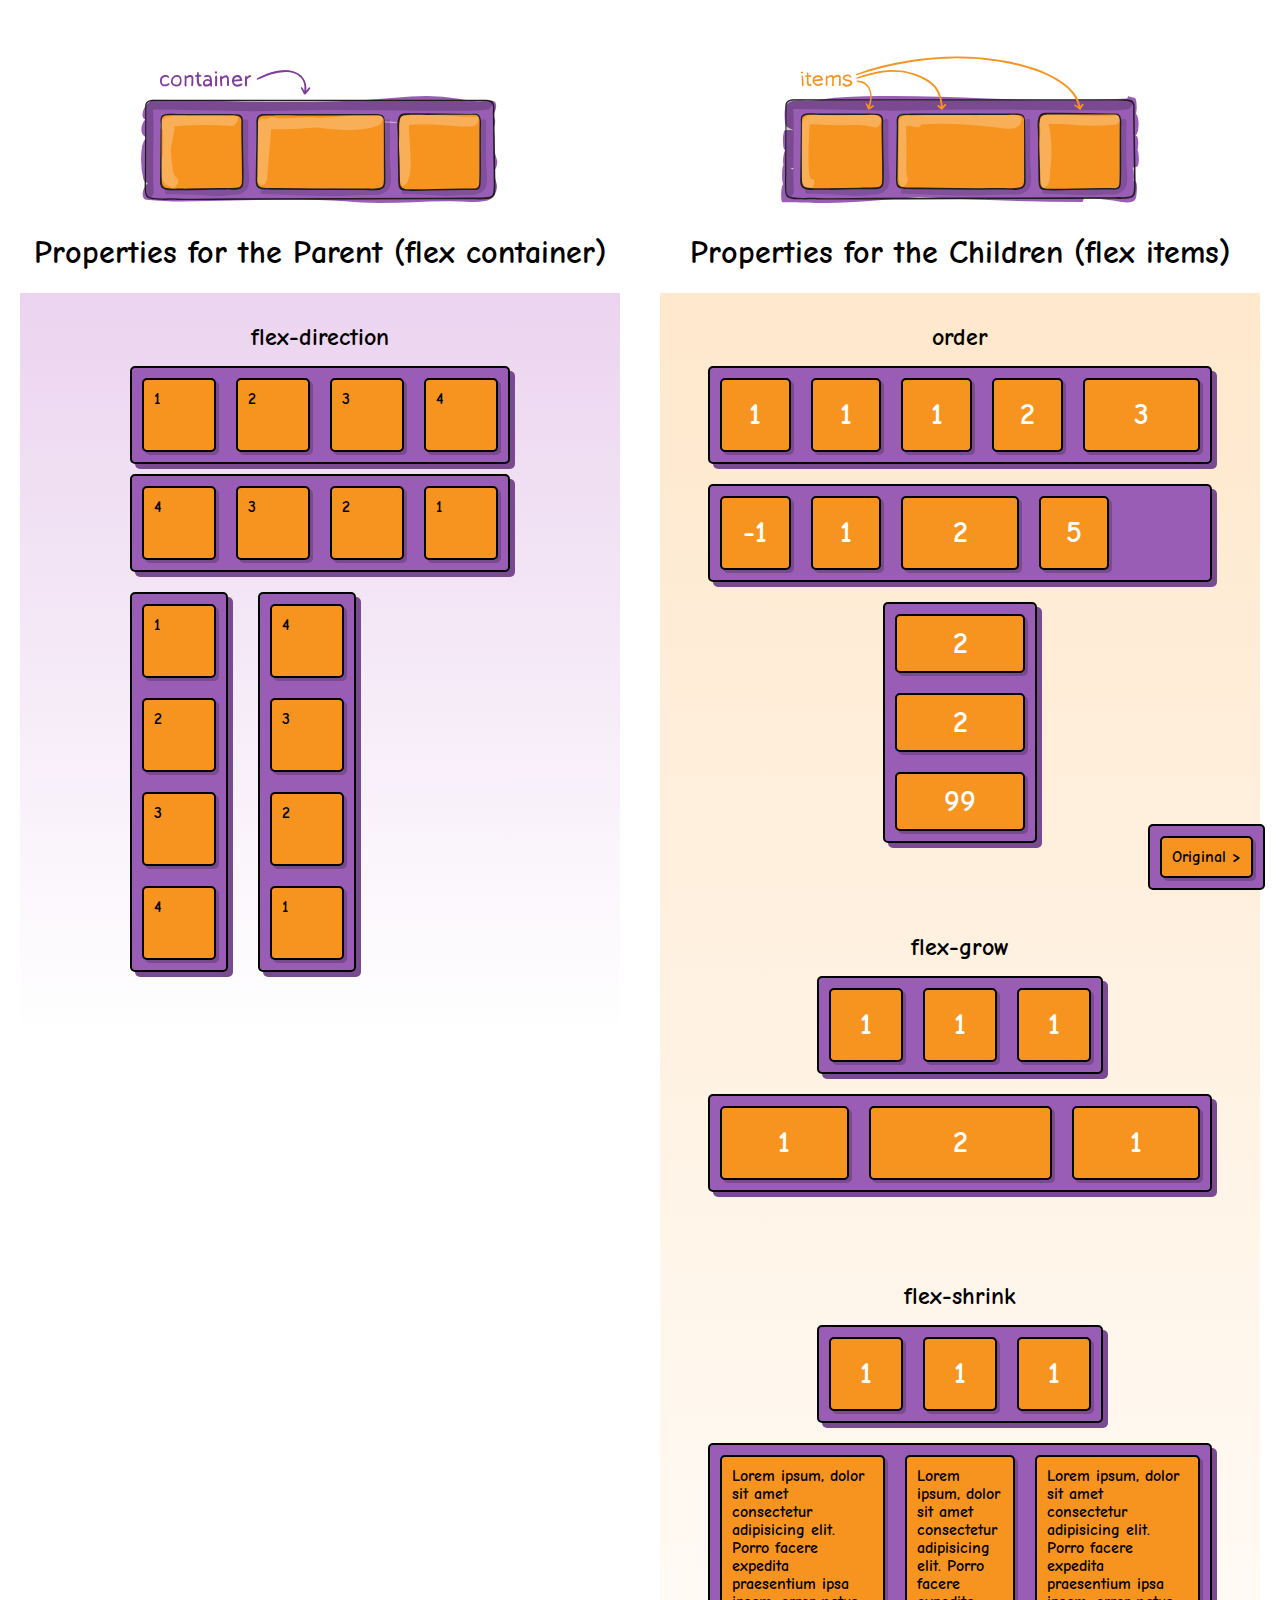
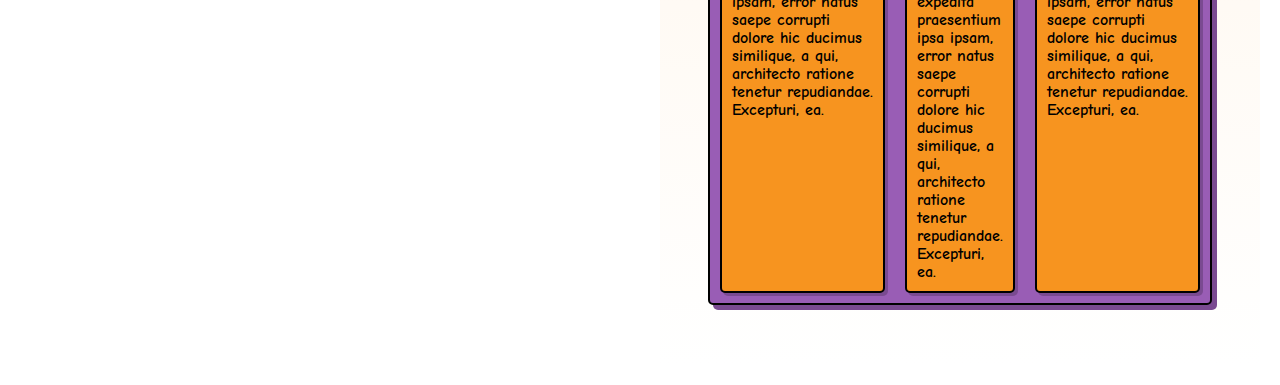
<file: boxes/flex-box/index.html>
<!DOCTYPE html>
<html lang="pt-br">
<head>
    <meta charset="UTF-8">
    <meta http-equiv="X-UA-Compatible" content="IE=edge">
    <meta name="viewport" content="width=0, initial-scale=1.0">
    <title>SandBoxWeb</title>
</head>


<link rel="stylesheet" href="src/css/style.css">
<body>
    <main>

        <div id="parent-properties">
            <div class="header">
                <img src="src/images/parent-properties.svg" alt="Properties for the Parent">
                <h1><a href="https://css-tricks.com/snippets/css/a-guide-to-flexbox/#aa-properties-for-the-parentflex-container" target="_blank">Properties for the Parent (flex container)</a></h1>
            </div>
            <div class="content">

                <section class="parent-properties">
                    <h2><a href="https://css-tricks.com/snippets/css/a-guide-to-flexbox/#aa-flex-direction" target="_blank">flex-direction</a></h2>
                    <style>
                        .flex-container {
                            justify-content: space-around;
                            max-width: 500px;
                        }

                        .flex-direction-row {
                            flex-direction: row;
                        }
                        .flex-direction-row-reverse {
                            flex-direction: row-reverse;
                        }
                        .flex-direction-column {
                            flex-direction: column;
                        }
                        .flex-direction-column-reverse {
                            flex-direction: column-reverse;
                        }

                        .flex-direction {display: flex; flex-direction: row;}
                        @media only screen and (max-width: 1400px){.flex-direction {flex-direction: column;}}
                    </style>
                    <div class="flex-direction">
                        <div>
                            <div>
                                <div class="flex-container flex-direction-row">
                                    <div class="flex-child square">1</div>
                                    <div class="flex-child square">2</div>
                                    <div class="flex-child square">3</div>
                                    <div class="flex-child square">4</div>
                                </div>
                            </div>
                            <div>
                                <div class="flex-container flex-direction-row-reverse">
                                    <div class="flex-child square">1</div>
                                    <div class="flex-child square">2</div>
                                    <div class="flex-child square">3</div>
                                    <div class="flex-child square">4</div>
                                </div>
                            </div>
                        </div>
                        <div style="display: flex;">
                            <div>
                                <div class="flex-container flex-direction-column">
                                    <div class="flex-child square">1</div>
                                    <div class="flex-child square">2</div>
                                    <div class="flex-child square">3</div>
                                    <div class="flex-child square">4</div>
                                </div>
                            </div>
                            <div>
                                <div class="flex-container flex-direction-column-reverse">
                                    <div class="flex-child square">1</div>
                                    <div class="flex-child square">2</div>
                                    <div class="flex-child square">3</div>
                                    <div class="flex-child square">4</div>
                                </div>
                            </div>
                        </div>
                    </div>
                </section>

            </div>
        </div>
        <div id="children-properties">
            <div class="header">
                <img src="src/images/children-properties.svg" alt="Properties for the Children">
                <h1><a href="https://css-tricks.com/snippets/css/a-guide-to-flexbox/#aa-properties-for-the-childrenflex-items" target="_blank">Properties for the Children (flex items)</a></h1>
            </div>
            <div class="content">
                
                <section class="parent-properties">
                    <h2><a href="https://css-tricks.com/snippets/css/a-guide-to-flexbox/#aa-order" target="_blank">order</a></h2>
                    <style>
                        
                    </style>
                    <div class="flex-container">
                        <div class="flex-child white-text square" style="order: 1">1</div>
                        <div class="flex-child white-text retangle" style="order: 3">3</div>
                        <div class="flex-child white-text square" style="order: 1">1</div>
                        <div class="flex-child white-text square" style="order: 1">1</div>
                        <div class="flex-child white-text square" style="order: 2">2</div>
                    </div>
                    <div class="flex-container">
                        <div class="flex-child white-text retangle" style="order: 2">2</div>
                        <div class="flex-child white-text square" style="order: -1">-1</div>
                        <div class="flex-child white-text square" style="order: 5">5</div>
                        <div class="flex-child white-text square" style="order: 1">1</div>
                        <div class="flex-child empty square" style="order: 99"></div>
                    </div>
                    <div class="flex-container flex-direction-column" style="min-width: 150px;">
                        <div class="flex-child white-text" style="order: 2">2</div>
                        <div class="flex-child white-text" style="order: 99">99</div>
                        <div class="flex-child white-text" style="order: 2">2</div>
                    </div>
                </section>

                <section class="parent-properties">
                    <h2><a href="https://css-tricks.com/snippets/css/a-guide-to-flexbox/#aa-flex-grow" target="_blank">flex-grow</a></h2>
                    <style>
                        .flex-grow-1 {flex-grow: 1;}
                        .flex-grow-2 {flex-grow: 2;}
                    </style>
                    <div class="flex-container">
                        <div class="flex-child square white-text flex-grow-1">1</div>
                        <div class="flex-child square white-text flex-grow-1">1</div>
                        <div class="flex-child square white-text flex-grow-1">1</div>
                    </div>
                    <div class="flex-container" style="width: 100%;">
                        <div class="flex-child square white-text flex-grow-1">1</div>
                        <div class="flex-child square white-text flex-grow-2">2</div>
                        <div class="flex-child square white-text flex-grow-1">1</div>
                    </div>
                </section>
                
                <section class="parent-properties">
                    <h2><a href="https://css-tricks.com/snippets/css/a-guide-to-flexbox/#aa-flex-shrink" target="_blank">flex-shrink</a></h2>
                    <style>
                        .flex-shrink-1 {flex-shrink: 1;}
                        .flex-shrink-2 {flex-shrink: 2;}
                    </style>
                    <div class="flex-container">
                        <div class="flex-child square white-text flex-shrink-1">1</div>
                        <div class="flex-child square white-text flex-shrink-1">1</div>
                        <div class="flex-child square white-text flex-shrink-1">1</div>
                    </div>
                    <div class="flex-container" style="width: 100%;">
                        <div class="flex-child flex-shrink-1">
                            Lorem ipsum, dolor sit amet consectetur adipisicing elit. Porro facere expedita praesentium ipsa ipsam, error natus saepe corrupti dolore hic ducimus similique, a qui, architecto ratione tenetur repudiandae. Excepturi, ea.
                        </div>
                        <div class="flex-child flex-shrink-2">
                            Lorem ipsum, dolor sit amet consectetur adipisicing elit. Porro facere expedita praesentium ipsa ipsam, error natus saepe corrupti dolore hic ducimus similique, a qui, architecto ratione tenetur repudiandae. Excepturi, ea.
                        </div>
                        <div class="flex-child flex-shrink-1">
                            Lorem ipsum, dolor sit amet consectetur adipisicing elit. Porro facere expedita praesentium ipsa ipsam, error natus saepe corrupti dolore hic ducimus similique, a qui, architecto ratione tenetur repudiandae. Excepturi, ea.
                        </div>
                    </div>
                </section>

            </div>
        </div>
        
    </main>

    <footer>
        <div class="flex-container">
            <a href="https://css-tricks.com/snippets/css/a-guide-to-flexbox/" target="_blank">
                Original >
            </a>
        </div>
    </footer>

</body>
</html>
<!--
<section class="parent-properties">
    <h2><a href="" target="_blank">Title here</a></h2>
    <style>

    </style>
    <div class="flex-container">
        <div class="flex-child square">1</div>
        <div class="flex-child square">2</div>
        <div class="flex-child square">3</div>
        <div class="flex-child square">4</div>
    </div>
</section>
-->
</file>
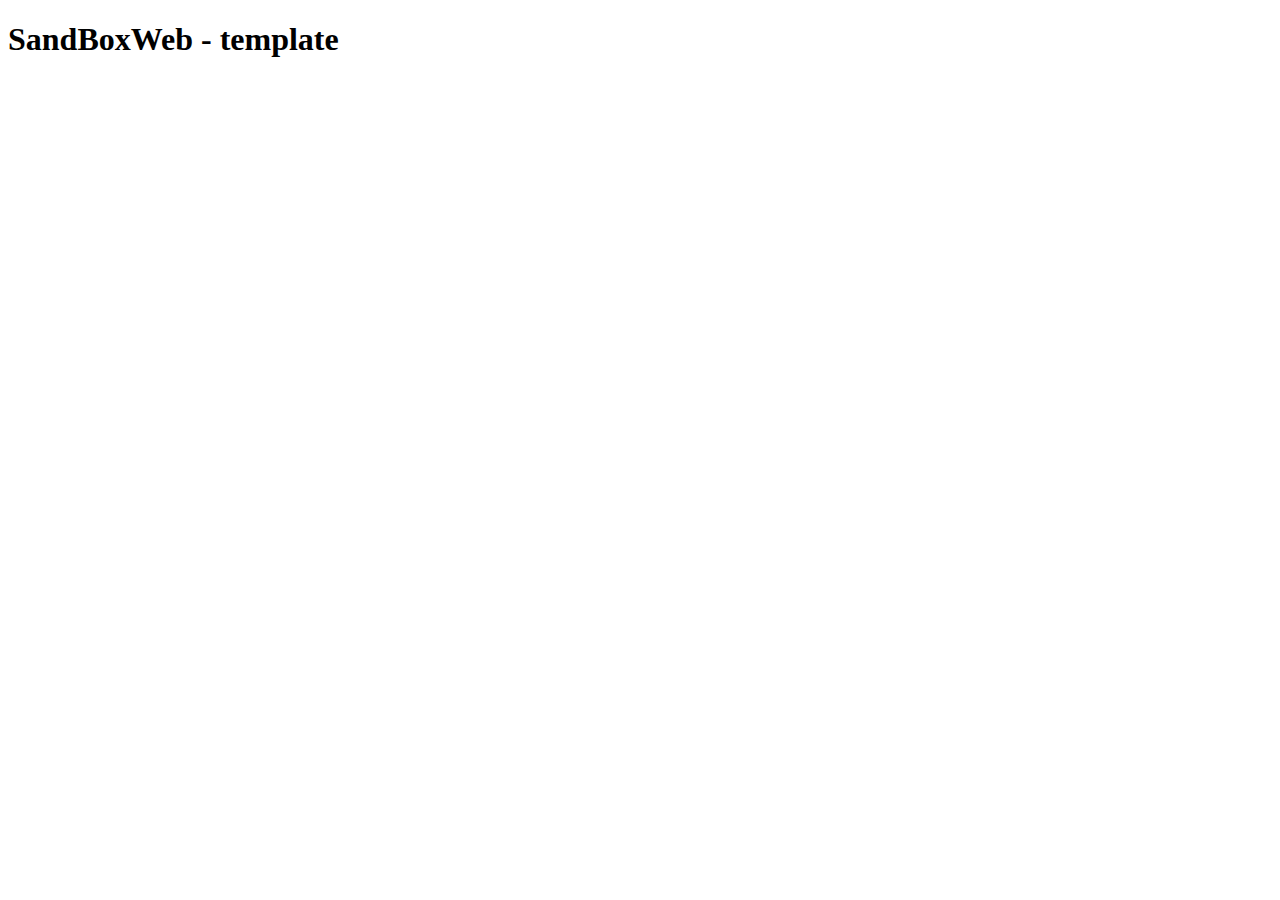
<file: boxes/template/index.html>
<!DOCTYPE html>
<html lang="pt-br">
<head>
    <meta charset="UTF-8">
    <meta http-equiv="X-UA-Compatible" content="IE=edge">
    <meta name="viewport" content="width=device-width, initial-scale=1.0">
    <title>SandBoxWeb - template</title>
</head>
<body>
    <h1>SandBoxWeb - template</h1>
</body>
</html>
</file>
<file: boxes/flex-box/src/css/style.css>
/* Global */
@font-face {font-family: 'ComicNeue-Bold'; src: url(../fonts/ComicNeue-Bold.ttf);}

* {
    font-family: 'ComicNeue-Bold';
}

:root {
    --flex-container-backgroung-color: #995db5;
    --flex-child-background-color: #f7941f;
    --border: 2px solid black;
    --flex-container-box-shadow: 5px 5px 0px #7a4a91;
    --flex-child-box-shadow: 3px 3px 0px #7a4a91;
}
/* --Global */

/* Page */
body {
    font-family: comic;
    margin: 0px;
    font-family: Arial, Helvetica, sans-serif;
}
main {
    display: flex;
    margin-top: 30px;
}
img {
    max-width: 400px;
}

footer {
    position: fixed;
    bottom: 0px;
    right: 0px;
}
footer .flex-container {
    box-shadow: none;
}
footer div.flex-container a {cursor: pointer; text-decoration: none; color: black; transition: 0.2s;}
footer div.flex-container a:hover {
    box-shadow: none;
}
/* --Page */

/* About flex */
div#parent-properties {
    margin: 20px;
    width: 50%;
}
div#parent-properties div.content {
    background: linear-gradient(rgba(156, 39, 176, 0.2), #fff);
}

div#children-properties {
    width: 50%;
    margin: 20px;
}
div#children-properties div.content {
    background: linear-gradient(rgba(255, 138, 0, 0.2), #fff);
}

div.header {
    text-align: center;
}
/* --About flex */

/* Organize sections */
h1{
    text-align: center;
}
section {
    display: flex;
    flex-direction: column;
    align-items: center;
    width: 100%;
    padding-bottom: 50px;
    padding-top: 30px;
}
section > h2 {
    text-align: center;
    margin: 0px 0px 5px 0px;
}

h1 > a, h2 > a {
    color: black;
    text-decoration: none;
}
h1 > a:hover, h2 > a:hover{
    color: rgba(0, 0, 0, 0.6);
}
/* --Organize sections */

/* Flex */
.flex-container {
    display: flex;
    background-color: var(--flex-container-backgroung-color);
    border: var(--border);
    border-radius: 5px;
    box-shadow: var(--flex-container-box-shadow);
    margin: 10px 15px 10px 15px;
}

.flex-child, footer a {
    background-color: var(--flex-child-background-color);
    padding: 10px;
    border: var(--border);
    border-radius: 5px;
    box-shadow:var(--flex-child-box-shadow);
    cursor: default;
    margin: 10px;
}
.flex-child.square {
    width: 50px;
    height: 50px;
}
.flex-child.retangle {
    width: 100px;
    height: 50px;
}
.flex-child.white-text {
    color: #fff;
    display: flex;
    justify-content: center;
    align-items: center;
    font-size: 30px;
}
.flex-child.empty {
    background-color: transparent;
    border-color: transparent;
    box-shadow: 0px 0px 0px transparent;
}
/* --Flex */

/* Responsive */
@media only screen and (max-width: 1000px){
    main {
        flex-direction: column;
        align-items: center;
    }

    div#parent-properties, div#children-properties {
        width: 90%;
    }
}
/* --Responsive */
</file>
